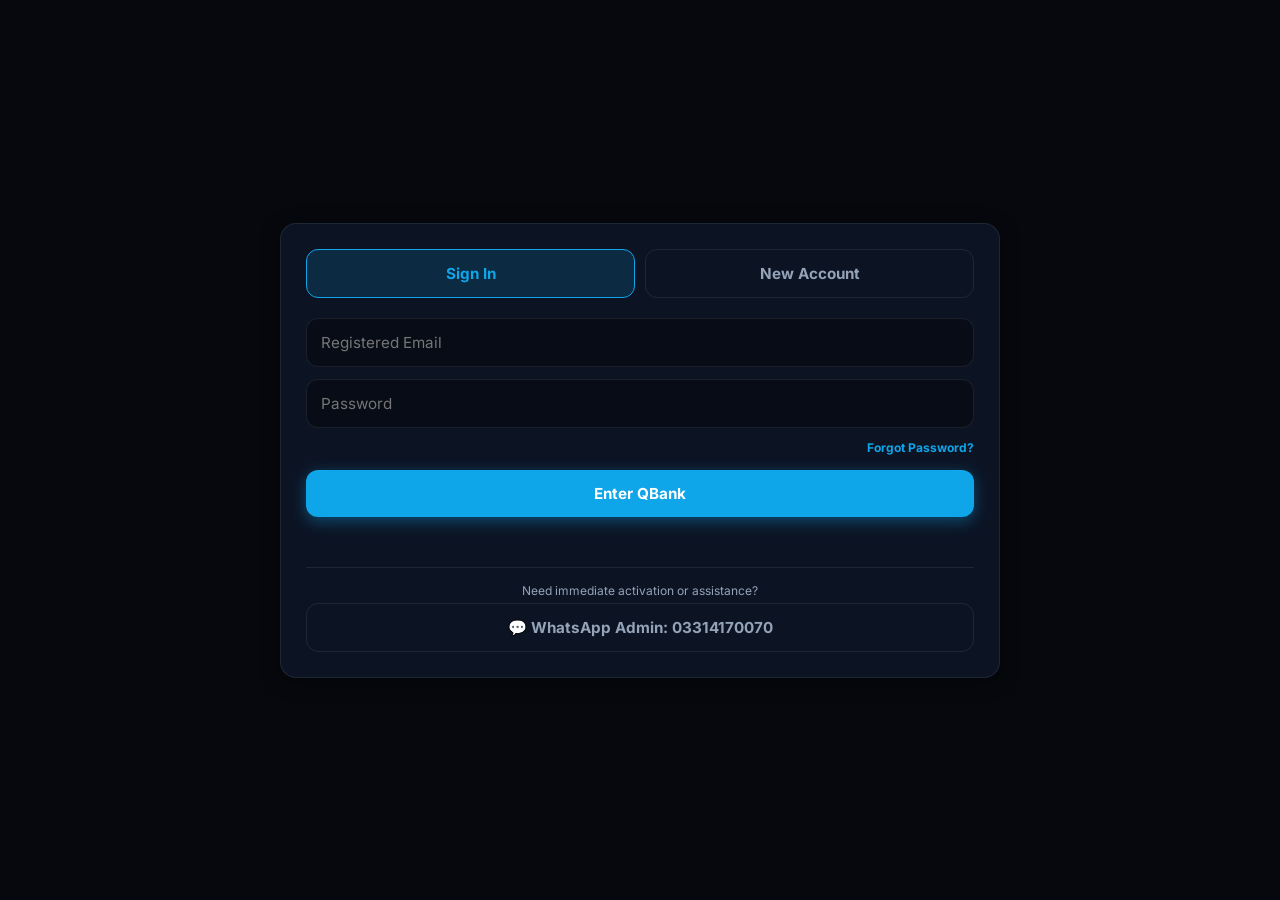
<file: docs/index.html>
<!DOCTYPE html>
<html lang="en">
<head>
    <meta charset="UTF-8">
    <meta name="viewport" content="width=device-width, initial-scale=1.0, maximum-scale=1.0, user-scalable=no, viewport-fit=cover">
    <meta name="theme-color" content="#06080d">
    <title><link rel="manifest" href="./manifest.json">
<meta name="theme-color" content="#0ea5e9">
<link rel="apple-touch-icon" href="./assets/icon-192.png">KMU MBBS QBank</title>


  <script type="module" crossorigin src="./assets/index-DLLi_GCA.js"></script>
  <link rel="stylesheet" crossorigin href="./assets/index-DvVe6-dn.css">
</head>
<body>
    <div class="app-viewport">

        <div id="screen-splash" class="screen flex-center">
            <div class="glass-panel p-30 text-center">
                <div class="splash-spinner text-blue text-4xl mb-15 glow-blue">⚕️</div>
                <h2 class="text-white font-bold text-xl">KMU QBank</h2>
                <p class="text-muted text-sm mt-5" id="splash-message">Verifying security profile...</p>
            </div>
        </div>

        <div id="screen-login" class="screen flex-center hidden p-20 scroll-y">

            <div id="auth-form-card" class="glass-panel p-25 w-100 max-w-400 box-shadow">
                <div class="flex-center gap-10 mb-20">
                    <button id="tab-login-btn" class="btn btn-outline flex-1 active font-bold">Sign In</button>
                    <button id="tab-register-btn" class="btn btn-outline flex-1 font-bold">New Account</button>
                </div>

                <div id="auth-login-fields">
                    <input type="email" id="input-email" class="glass-input" placeholder="Registered Email" autocomplete="email">
                    <input type="password" id="input-password" class="glass-input" placeholder="Password">
                    <div class="flex-between mb-15">
                        <span></span>
                        <button id="btn-forgot-password" class="text-link">Forgot Password?</button>
                    </div>
                    <button id="btn-login" class="btn btn-primary w-100 font-bold">Enter QBank</button>
                </div>

                <div id="auth-register-fields" class="hidden">
                    <input type="text" id="reg-name" class="glass-input" placeholder="Full Name (e.g. Dr. Asad Ali)">
                    <input type="email" id="reg-email" class="glass-input" placeholder="Active Personal Email" autocomplete="email">
                    <p class="text-xs text-muted mb-10 leading-tight">⚠️ Use an active email for password recovery.</p>
                    <select id="reg-year" class="glass-input">
                        <option value="" disabled selected>Select Your Academic Year...</option>
                        <option value="1st Year">1st Year MBBS</option>
                        <option value="2nd Year">2nd Year MBBS</option>
                        <option value="3rd Year">3rd Year MBBS</option>
                        <option value="4th Year">4th Year MBBS</option>
                        <option value="Final Year">Final Year MBBS</option>
                    </select>
                    <input type="password" id="reg-password" class="glass-input" placeholder="Create Password (min 6 characters)">
                    <button id="btn-register-submit" class="btn btn-primary w-100 font-bold mt-10">Submit for Approval</button>
                </div>

                <p id="login-feedback" class="text-orange text-center text-xs mt-15 min-h-20"></p>

                <div class="border-top pt-15 mt-15 text-center">
                    <p class="text-muted text-xs mb-5">Need immediate activation or assistance?</p>
                    <a href="https://wa.me/923314170070" target="_blank" rel="noopener" class="btn btn-outline text-green hover-bg-green text-xs p-5-10 no-underline inline-flex">
                        💬 WhatsApp Admin: 03314170070
                    </a>
                </div>
            </div>

            <div id="auth-pending-card" class="glass-panel p-25 w-100 max-w-400 box-shadow hidden text-center">
                <div class="text-4xl mb-10">⏳</div>
                <h2 class="text-white font-bold text-lg mb-5">Registration Pending</h2>
                <p class="text-xs text-muted mb-20 leading-relaxed">
                    Your account has been registered and is awaiting activation. Contact the Admin or your college ambassador below for access.
                </p>

                <div class="border-top border-bottom py-15 mb-20 text-left">
                    <div class="text-xs font-bold text-blue uppercase tracking-wide mb-10">College Ambassadors Directory</div>
                    <div id="ambassador-contact-list" class="flex-column gap-10 max-h-300 scroll-y custom-scrollbar">
                        <p class="text-xs text-muted text-center py-10">Loading ambassadors...</p>
                    </div>
                </div>

                <div class="flex gap-10">
                    <a href="https://wa.me/923314170070" target="_blank" rel="noopener" class="btn btn-primary flex-1 font-bold text-xs no-underline flex-center gap-5">
                        💬 Contact Admin
                    </a>
                    <button id="btn-pending-logout" class="btn btn-outline text-xs p-10 font-bold text-muted">Logout</button>
                </div>
            </div>
        </div>

        <div id="sidebar-drawer" class="drawer glass-panel">
            <div class="drawer-header border-bottom p-20">
                <h3 class="text-white font-bold glow-blue">KMU QBank</h3>
                <p class="text-muted text-sm mt-5" id="nav-user-email">user@kmu.edu.pk</p>
                <div class="mt-10 flex gap-5">
                    <span id="drawer-plan-badge" class="badge">Standard Access</span>
                    <span id="drawer-year-badge" class="badge badge-trial">1st Year</span>
                </div>
            </div>
            <div class="drawer-nav p-10">
                <button class="nav-row active" id="menu-dash-btn">⊞ Dashboard</button>
                <button class="nav-row" id="menu-create-btn">📝 Create Test</button>
                <button class="nav-row" id="menu-analytics-btn">📊 Analytics & History</button>
                <button class="nav-row text-blue" id="menu-promote-btn">🚀 Request Promotion</button>
                <div class="nav-divider"></div>
                <button class="nav-row" id="menu-theme-btn">🌓 Toggle Theme</button>
                <button class="nav-row" id="menu-about-btn">👨‍💻 About Developer</button>
                <button class="nav-row text-orange" id="sidebar-logout-btn">🚪 Logout</button>
            </div>
        </div>
        <div id="drawer-backdrop" class="backdrop hidden"></div>

        <div id="screen-dashboard" class="screen hidden">
            <div class="top-bar glass-panel border-bottom flex-between p-15">
                <button id="btn-open-menu" class="icon-btn text-white">☰</button>
                <div class="font-bold text-white tracking-wide glow-blue">KMU MBBS QBANK</div>
                <div class="flex-center gap-5">
                    <button id="btn-manual-refresh" class="icon-btn text-white" title="Refresh everything">🔄</button>
                    <button id="btn-announcements-bell" class="icon-btn text-white relative" title="Announcements">
                        🔔
                        <span id="badge-announcements-count" class="notification-dot hidden"></span>
                    </button>
                </div>
            </div>
            <div class="screen-scroll p-20">
                <div class="flex-between mb-5 flex-wrap gap-10">
                    <h2 class="text-white font-bold m-0">Welcome back, <span id="dash-user-name" class="text-blue">Doctor</span></h2>
                    <div class="flex gap-5">
                        <span id="dash-year-badge" class="badge badge-trial">1st Year</span>
                        <span id="dash-plan-badge" class="badge">Active</span>
                    </div>
                </div>
                <p class="text-muted text-sm mb-15">Academic performance telemetry.</p>

                <div id="dash-offline-banner" class="glass-panel p-10 mb-15 border-amber hidden">
                    <div class="text-xs text-orange font-bold" id="dash-offline-text">Offline mode</div>
                </div>

                <div id="dash-exam-banner" class="glass-panel p-15 mb-15 flex-between border-blue box-shadow-glow">
                    <div>
                        <div class="text-xs text-muted uppercase font-bold tracking-wide">Target KMU Exam</div>
                        <div class="text-lg font-bold text-white mt-5" id="dash-exam-countdown-text">No target date set</div>
                    </div>
                    <button id="btn-set-exam-dash" class="btn btn-outline text-xs p-5-10">Set Date 📅</button>
                </div>

                <div class="dashboard-metrics">
                    <div class="glass-panel">
                        <div class="text-muted text-xs uppercase tracking-wide font-bold">Attempted</div>
                        <div class="text-2xl font-bold text-blue mt-10 glow-blue" id="metric-attempted">0</div>
                    </div>
                    <div class="glass-panel">
                        <div class="text-muted text-xs uppercase tracking-wide font-bold">Accuracy</div>
                        <div class="text-2xl font-bold text-orange mt-10 glow-orange" id="metric-accuracy">0%</div>
                    </div>
                    <div class="glass-panel">
                        <div class="text-muted text-xs uppercase tracking-wide font-bold">Correct</div>
                        <div class="text-2xl font-bold text-green mt-10 glow-green" id="metric-correct">0</div>
                    </div>
                    <div class="glass-panel">
                        <div class="text-muted text-xs uppercase tracking-wide font-bold">Incorrect</div>
                        <div class="text-2xl font-bold text-red mt-10 glow-red" id="metric-incorrect">0</div>
                    </div>
                </div>

                <button id="card-action-create" class="btn btn-primary w-100 p-15 text-center font-bold text-md hover-scale mb-15">
                    Start New Test Session 📝
                </button>

                <div id="dash-resume-card" class="glass-panel p-20 mb-20 hidden border-amber box-shadow-glow bg-dark">
                    <div class="flex-between mb-10">
                        <div>
                            <span class="badge badge-trial mb-5 inline-block">Unfinished Session</span>
                            <h3 class="text-white font-bold text-md mt-5" id="resume-test-title">In-Progress Modular Test</h3>
                            <p class="text-xs text-muted mt-2" id="resume-test-progress-text">Question 1 of 0</p>
                        </div>
                        <div class="text-3xl">⏸️</div>
                    </div>
                    <div class="flex gap-10 mt-15">
                        <button id="btn-resume-test" class="btn btn-primary flex-1 font-bold">▶ Resume Test Now</button>
                        <button id="btn-discard-resume-test" class="btn btn-outline text-red hover-bg-red p-10 font-bold text-xs">Discard</button>
                    </div>
                </div>
            </div>
        </div>

        <div id="screen-create-test" class="screen hidden">
            <div class="top-bar glass-panel border-bottom flex-between p-15">
                <button id="btn-back-from-create" class="icon-btn text-white">←</button>
                <div class="text-center">
                    <div class="font-bold text-white tracking-wide text-sm glow-blue">Create Test</div>
                    <div class="text-xs text-blue font-bold uppercase" id="generator-class-label">Loading Curriculum...</div>
                </div>
                <div class="w-20"></div>
            </div>
            <div class="screen-scroll p-20">
                <div class="glass-panel p-20 mb-15" id="block-container">
                    <label class="text-xs text-muted uppercase tracking-wide font-bold block mb-10">1 · Choose Modular Block</label>
                    <div id="block-cards-list" class="flex-column gap-10"></div>
                </div>

                <div class="glass-panel p-20 mb-15 hidden" id="subject-container">
                    <div class="flex-between mb-15">
                        <label class="text-xs text-muted uppercase tracking-wide font-bold m-0">2 · Choose Subjects</label>
                        <div class="text-xs font-bold">
                            <span class="text-link" id="btn-subj-all">Select All</span>
                            <span class="text-muted">|</span>
                            <span class="text-muted cursor-pointer" id="btn-subj-none">Deselect All</span>
                        </div>
                    </div>
                    <div id="subject-checkboxes-list" class="grid-2 gap-15"></div>
                </div>

                <div class="glass-panel p-20 mb-15 hidden" id="topic-container">
                    <div class="flex-between mb-15">
                        <label class="text-xs text-muted uppercase tracking-wide font-bold m-0">3 · Choose Topics</label>
                        <div class="text-xs font-bold">
                            <span class="text-link" id="btn-top-all">Select All</span>
                            <span class="text-muted">|</span>
                            <span class="text-muted cursor-pointer" id="btn-top-none">Deselect All</span>
                        </div>
                    </div>
                    <div id="topic-checkboxes-list" class="grid-2 gap-15 max-h-300 scroll-y custom-scrollbar"></div>
                </div>

                <div class="glass-panel p-20 mb-15">
                    <label class="text-xs text-muted uppercase tracking-wide font-bold block mb-10">Test Mode</label>
                    <div class="flex gap-10">
                        <button id="mode-btn-tutor" class="btn btn-outline flex-1 active">Tutor</button>
                        <button id="mode-btn-timed" class="btn btn-outline flex-1">Timed</button>
                    </div>
                    <div id="timed-input-box" class="mt-15 hidden">
                        <label class="text-xs text-muted font-bold block mb-5">Time Limit (Minutes)</label>
                        <input type="number" id="input-timer-mins" class="glass-input m-0 w-100 text-lg" value="60" min="1">
                    </div>
                </div>

                <div class="glass-panel p-20 mb-30 text-center border-blue box-shadow-glow">
                    <label class="text-xs text-muted uppercase tracking-wide font-bold block mb-10">Question Payload (Unsolved Priority)</label>
                    <h2 id="slider-value-display" class="text-blue font-bold mb-5 glow-blue">0 Questions</h2>
                    <p id="pool-composition-info" class="text-xs text-muted mb-15">0 Unsolved · 0 Review</p>
                    <input type="range" id="q-count-slider" class="custom-slider w-100" min="0" max="0" value="0" disabled>
                </div>
            </div>
            <div class="bottom-dock p-15 glass-panel border-top">
                <button id="btn-start-quiz" class="btn btn-primary w-100 font-bold text-lg" disabled>Start Test Session</button>
            </div>
        </div>

        <div id="screen-test-engine" class="screen hidden">
            <div class="top-bar glass-panel border-bottom flex-between p-15">
                <button id="btn-abandon-test" class="btn btn-outline text-xs p-5-10 text-white hover-bg-red border-radius-sm">End Block</button>
                <div class="text-center">
                    <div id="test-header-counter" class="font-bold text-white text-sm">Item 1 of x</div>
                    <div id="test-header-mode" class="text-xs text-muted uppercase font-bold">TUTOR MODE</div>
                </div>
                <div class="flex-center gap-5">
                    <button id="btn-open-labs" class="btn btn-outline text-xs p-5-10 font-bold text-blue border-radius-sm" title="Normal Lab Values Reference">🧪 Labs</button>
                    <button id="btn-flag-question" class="icon-btn text-muted hover-opacity" title="Report / Flag Question">⚑</button>
                </div>
            </div>

            <div class="screen-scroll p-20">
                <div class="flex-between mb-20 border-bottom pb-10">
                    <span id="q-subject-badge" class="text-xs text-blue font-bold uppercase tracking-wide">Subject</span>
                    <span id="q-timer-clock" class="text-sm font-mono font-bold text-white">00:00</span>
                </div>

                <div class="mb-20 question-stem-card">
                    <p id="q-stem-text" class="text-md leading-relaxed text-white font-medium">Loading clinical vignette...</p>
                </div>

                <div id="q-options-wrapper" class="flex-column gap-10 mb-30"></div>

                <div id="q-rationale-box" class="glass-panel p-20 hidden border-left-blue bg-dark">
                    <div class="text-sm font-bold text-blue mb-10 uppercase tracking-wide">
                        Educational Objective
                    </div>
                    <div id="q-rationale-text" class="text-sm leading-relaxed text-white"></div>
                </div>
            </div>

            <div class="bottom-dock p-15 glass-panel border-top flex gap-10">
                <button id="btn-skip-q" class="btn btn-outline flex-1 text-white font-bold">Skip / Omit</button>
                <button id="btn-next-q" class="btn btn-primary flex-1 hidden font-bold">Next Question ➔</button>
            </div>
        </div>

        <div id="screen-results" class="screen hidden">
            <div class="top-bar glass-panel border-bottom flex-center p-15">
                <div class="text-center">
                    <div class="font-bold text-white text-sm glow-blue">Performance Analysis</div>
                    <div class="text-xs text-blue font-bold uppercase">Session Summary</div>
                </div>
            </div>
            <div class="screen-scroll p-20">
                <div class="glass-panel p-30 text-center mb-20 bg-dark relative border-top-blue box-shadow">
                    <div class="text-4xl mb-10">🎯</div>
                    <h2 class="text-white font-bold mb-10 text-lg">Session Complete</h2>
                    <h1 id="result-score-percent" class="text-6xl font-bold text-blue mb-5 glow-blue">0%</h1>
                    <p id="result-verdict" class="text-muted text-xs uppercase font-bold tracking-wide">Processing...</p>
                </div>

                <div class="grid-2 gap-15 mb-30">
                    <div class="glass-panel p-15 text-center border-bottom-green">
                        <div class="text-2xl font-bold text-green glow-green" id="result-correct-count">0</div>
                        <div class="text-xs text-muted uppercase font-bold mt-5">Correct</div>
                    </div>
                    <div class="glass-panel p-15 text-center border-bottom-red">
                        <div class="text-2xl font-bold text-red glow-red" id="result-incorrect-count">0</div>
                        <div class="text-xs text-muted uppercase font-bold mt-5">Incorrect</div>
                    </div>
                    <div class="glass-panel p-15 text-center border-bottom-orange">
                        <div class="text-2xl font-bold text-orange glow-orange" id="result-omitted-count">0</div>
                        <div class="text-xs text-muted uppercase font-bold mt-5">Omitted</div>
                    </div>
                    <div class="glass-panel p-15 text-center">
                        <div class="text-xl font-bold text-white font-mono mt-5" id="result-time-taken">00:00</div>
                        <div class="text-xs text-muted uppercase font-bold mt-5">Time Spent</div>
                    </div>
                </div>

                <h3 class="mb-15 text-sm uppercase tracking-wide text-white font-bold">Subject Breakdown</h3>
                <p class="text-xs text-muted mb-15">Accuracy segmented by discipline</p>
                <div id="results-subject-breakdown" class="flex-column gap-10"></div>
            </div>
            <div class="bottom-dock p-15 glass-panel border-top">
                <button id="btn-finish-review" class="btn btn-primary w-100 font-bold text-lg">Return to Dashboard</button>
            </div>
        </div>

        <div id="screen-analytics" class="screen hidden">
            <div class="top-bar glass-panel border-bottom flex-between p-15">
                <button id="btn-back-from-analytics" class="icon-btn text-white">←</button>
                <div class="text-center">
                    <div class="font-bold text-white tracking-wide text-sm glow-blue">Performance Analytics</div>
                    <div class="text-xs text-blue font-bold uppercase">History & Modular Breakdown</div>
                </div>
                <div class="w-20"></div>
            </div>
            <div class="screen-scroll p-20">
                <div class="glass-panel p-20 mb-20 border-blue box-shadow-glow">
                    <div class="flex-between mb-10">
                        <h3 class="text-sm font-bold text-white uppercase tracking-wide">Target KMU Professional Exam</h3>
                        <span class="badge" id="analytics-exam-days-badge">No Date Set</span>
                    </div>
                    <p class="text-xs text-muted mb-15">Set your exam date to track countdown telemetry across the app.</p>
                    <div class="flex gap-10">
                        <input type="date" id="input-exam-date" class="glass-input m-0 flex-1">
                        <button id="btn-save-exam-date" class="btn btn-primary p-10 font-bold">Save Target</button>
                    </div>
                </div>

                <div class="glass-panel p-20 mb-20">
                    <h3 class="text-sm font-bold text-white uppercase tracking-wide mb-15">7-Day Study Velocity</h3>
                    <div class="grid-2 gap-15">
                        <div class="glass-panel p-15 text-center bg-dark">
                            <div class="text-xs text-muted uppercase font-bold">Daily Average (Past Week)</div>
                            <div class="text-3xl font-bold text-blue mt-5 glow-blue" id="analytics-daily-average">0</div>
                            <div class="text-xs text-muted mt-2">MCQs / Day</div>
                        </div>
                        <div class="glass-panel p-15 text-center bg-dark">
                            <div class="text-xs text-muted uppercase font-bold">Total Solved (Past 7 Days)</div>
                            <div class="text-3xl font-bold text-green mt-5 glow-green" id="analytics-weekly-total">0</div>
                            <div class="text-xs text-muted mt-2">Questions</div>
                        </div>
                    </div>
                </div>

                <div class="glass-panel p-20 mb-20">
                    <div class="flex-between mb-15">
                        <h3 class="text-sm font-bold text-white uppercase tracking-wide">Modular Block Accuracy</h3>
                        <span class="text-xs text-muted">Out of total solved in block</span>
                    </div>
                    <div id="analytics-blocks-breakdown" class="flex-column gap-10">
                        <p class="text-xs text-muted text-center p-20">Solve questions in a block to generate accuracy analytics.</p>
                    </div>
                </div>

                <div class="glass-panel p-20 mb-30 border-bottom-red">
                    <h3 class="text-sm font-bold text-red uppercase tracking-wide mb-5">Reset Account Progress</h3>
                    <p class="text-xs text-muted mb-15">Reset all solved question history, block statistics, and accuracy back to zero to start fresh.</p>
                    <button id="btn-reset-user-progress" class="btn btn-outline text-red hover-bg-red w-100 font-bold text-sm">
                        ⚠️ Reset All Lifetime Progress to Zero
                    </button>
                </div>
            </div>
        </div>

        <div id="modal-lab-values" class="screen flex-center hidden backdrop-blur z-modal-2">
            <div class="glass-panel p-25 max-w-600 w-100 relative border-blue box-shadow flex-column modal-tall">
                <div class="flex-between mb-15">
                    <div class="flex-center gap-10">
                        <span class="text-2xl">🧪</span>
                        <div>
                            <h3 class="text-blue font-bold text-sm uppercase tracking-wide">Normal Clinical Reference Values</h3>
                            <p class="text-xs text-muted">Standard Medical Reference Ranges</p>
                        </div>
                    </div>
                    <button id="btn-close-labs" class="icon-btn text-muted hover-white">✕</button>
                </div>

                <input type="text" id="input-labs-search" class="glass-input mb-15 text-xs" placeholder="Search (try: CBC, K+, creatinine, ABG...)">

                <div class="scroll-y custom-scrollbar flex-1" id="labs-content-area">
                    <div id="labs-list-container" class="flex-column gap-15"></div>
                </div>
            </div>
        </div>

        <div id="modal-review-grid" class="screen flex-center hidden backdrop-blur z-modal-3">
            <div class="glass-panel p-25 max-w-600 w-100 relative border-blue box-shadow flex-column modal-tall">
                <div class="flex-between mb-10">
                    <div>
                        <h3 class="text-white font-bold text-md uppercase tracking-wide">Block Navigation & Review</h3>
                        <p class="text-xs text-muted">Tap any question pill to jump to it.</p>
                    </div>
                    <span id="review-timer-badge" class="badge font-mono">00:00</span>
                </div>

                <div class="grid-3 gap-10 mb-15 p-10 bg-dark border-radius-sm text-center">
                    <div>
                        <span class="text-xs text-muted uppercase font-bold">Answered</span>
                        <div class="text-lg font-bold text-green" id="review-stat-answered">0</div>
                    </div>
                    <div>
                        <span class="text-xs text-muted uppercase font-bold">Unanswered</span>
                        <div class="text-lg font-bold text-muted" id="review-stat-unanswered">0</div>
                    </div>
                    <div>
                        <span class="text-xs text-muted uppercase font-bold">Flagged (⚑)</span>
                        <div class="text-lg font-bold text-orange" id="review-stat-flagged">0</div>
                    </div>
                </div>

                <div class="scroll-y custom-scrollbar flex-1 mb-15 p-5">
                    <div id="review-grid-matrix" class="review-matrix"></div>
                </div>

                <div class="flex gap-10 border-top pt-15">
                    <button id="btn-review-resume" class="btn btn-outline flex-1 font-bold text-sm">↩ Return to Exam</button>
                    <button id="btn-review-confirm-end" class="btn btn-outline text-red hover-bg-red flex-1 font-bold text-sm">⚠️ Confirm & End Test</button>
                </div>
            </div>
        </div>

        <div id="modal-announcements" class="screen flex-center hidden backdrop-blur z-modal-4">
            <div class="glass-panel p-25 max-w-500 w-100 relative border-blue box-shadow flex-column modal-medium">
                <div class="flex-between mb-15">
                    <div class="flex-center gap-10">
                        <span class="text-2xl">📢</span>
                        <div>
                            <h3 class="text-white font-bold text-sm uppercase tracking-wide">KMU Broadcasts & Notices</h3>
                            <p class="text-xs text-muted">Updates, deals, and curriculum revisions</p>
                        </div>
                    </div>
                    <button id="btn-close-announcements" class="icon-btn text-muted hover-white">✕</button>
                </div>

                <div id="announcements-modal-list" class="scroll-y custom-scrollbar flex-column gap-10 flex-1">
                    <p class="text-xs text-muted text-center py-20">No active announcements.</p>
                </div>
            </div>
        </div>

        <div id="modal-app-update" class="screen flex-center hidden backdrop-blur z-modal-5">
            <div class="glass-panel p-30 max-w-400 w-100 text-center border-blue box-shadow">
                <div class="text-4xl mb-10">🚀</div>
                <h3 class="text-white font-bold text-lg mb-5">Update Available</h3>
                <p class="text-xs text-blue font-bold mb-10" id="update-version-label">Version v2.0.0</p>
                <div class="p-15 bg-dark border-radius-sm mb-15 text-left max-h-200 scroll-y custom-scrollbar">
                    <div class="text-xs text-muted font-bold uppercase mb-5">Release Notes:</div>
                    <p class="text-xs text-white leading-relaxed" id="update-release-notes">New modular questions and performance fixes.</p>
                </div>
                <div class="flex gap-10">
                    <button id="btn-download-update" class="btn btn-primary flex-1 font-bold text-sm">📥 Download & Install</button>
                    <button id="btn-dismiss-update" class="btn btn-outline text-xs p-10 font-bold text-muted hidden">Later</button>
                </div>
            </div>
        </div>

        <div id="modal-about" class="screen flex-center hidden backdrop-blur z-modal-1">
            <div class="glass-panel p-30 text-center max-w-400 relative border-blue box-shadow">
                <button id="btn-close-about" class="icon-btn absolute text-muted hover-white pos-top-right">✕</button>
                <h2 class="text-blue font-bold mb-10 glow-blue">About Developer</h2>
                <p class="text-white font-bold text-xl mt-15">Aizaz Ali Shah</p>
                <p class="text-muted text-sm mt-5 mb-15">KIMS Kohat</p>
                <a href="https://wa.me/923314170070" target="_blank" rel="noopener" class="text-orange font-bold hover-opacity inline-block mt-5 no-underline bg-dark p-10 border-radius-md">📞 03314170070</a>
            </div>
        </div>

        <div id="modal-promotion" class="screen flex-center hidden backdrop-blur z-modal-1">
            <div class="glass-panel p-30 max-w-400 w-100 relative border-blue box-shadow">
                <button id="btn-close-promotion" class="icon-btn absolute text-muted hover-white pos-top-right">✕</button>
                <h3 class="text-blue font-bold mb-10 glow-blue">Academic Year Promotion</h3>
                <p class="text-xs text-muted mb-15">Select your new academic year. Once processed, the app will update your curriculum partition.</p>
                <label class="text-xs text-muted block mb-5 font-bold">Currently Enrolled: <span id="promo-current-year" class="text-white">1st Year</span></label>
                <select id="select-promote-year" class="glass-input mb-15 w-100">
                    <option value="1st Year">1st Year MBBS</option>
                    <option value="2nd Year">2nd Year MBBS</option>
                    <option value="3rd Year">3rd Year MBBS</option>
                    <option value="4th Year">4th Year MBBS</option>
                    <option value="Final Year">Final Year MBBS</option>
                </select>
                <button id="btn-submit-promotion" class="btn btn-primary w-100 font-bold">Submit Promotion Request</button>
            </div>
        </div>

        <!-- NEW: Congratulations modal shown after promotion -->
        <div id="modal-congratulations" class="screen flex-center hidden backdrop-blur z-modal-5">
            <div class="glass-panel p-30 max-w-500 w-100 text-center border-blue box-shadow">
                <div class="text-6xl mb-15">🎓</div>
                <h2 class="text-blue font-bold text-2xl mb-10 glow-blue">Congratulations!</h2>
                <p class="text-white font-bold text-lg mb-20">You've been promoted to<br><span id="congrats-new-year" class="text-orange text-2xl">Final Year</span></p>

                <div class="glass-panel p-20 bg-dark mb-20 border-left-blue text-left">
                    <div class="text-xs text-blue font-bold uppercase tracking-wide mb-10">Your journey continues</div>
                    <p class="text-sm text-white leading-relaxed italic" id="congrats-quote">
                        "The secret of getting ahead is getting started."
                    </p>
                    <p class="text-xs text-muted mt-10" id="congrats-quote-author">— Mark Twain</p>
                </div>

                <p class="text-xs text-muted mb-20">
                    Your previous year's progress and analytics have been reset to zero.
                    A fresh chapter begins — make it count.
                </p>

                <button id="btn-congrats-continue" class="btn btn-primary w-100 font-bold text-lg">Start My New Year 🚀</button>
            </div>
        </div>

    </div>


<script>
  if ('serviceWorker' in navigator) {
    window.addEventListener('load', () => {
      navigator.serviceWorker.register('./sw.js')
        .then(reg => console.log('Service Worker registered:', reg.scope))
        .catch(err => console.log('Service Worker registration failed:', err));
    });
  }
</script>
</body>
</html>
</file>
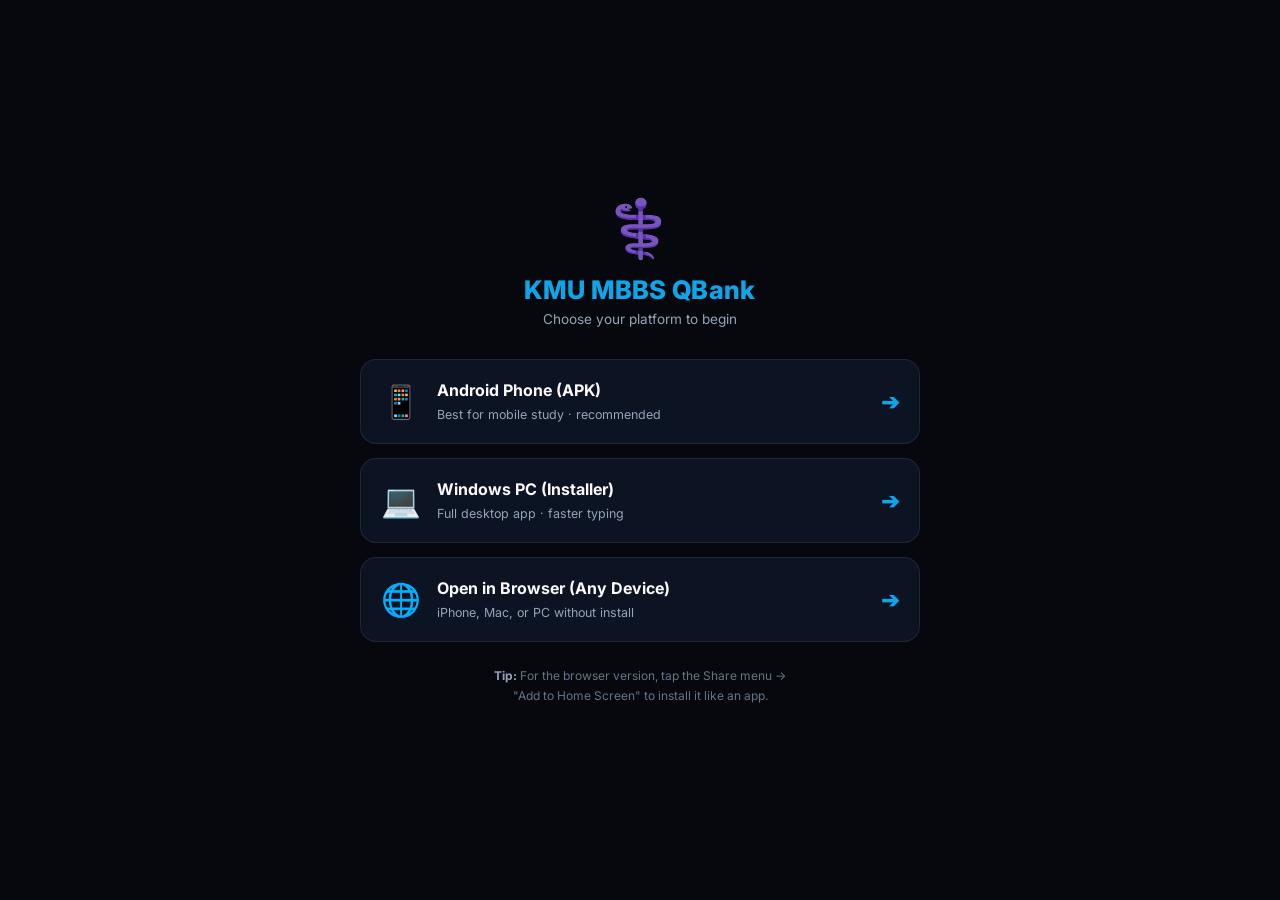
<file: docs/download.html>
<!DOCTYPE html>
<html lang="en">
<head>
<meta charset="UTF-8">
<meta name="viewport" content="width=device-width, initial-scale=1.0">
<title>KMU QBank — Download</title>
<link href="https://fonts.googleapis.com/css2?family=Inter:wght@400;600;700;800&display=swap" rel="stylesheet">
<style>
  * { box-sizing: border-box; margin: 0; padding: 0; font-family: 'Inter', sans-serif; }
  body {
    background: #06080d; color: #fdf9fa; min-height: 100vh;
    display: flex; align-items: center; justify-content: center;
    padding: 20px; overflow-x: hidden;
  }
  .wrap { width: 100%; max-width: 560px; }
  .head { text-align: center; margin-bottom: 32px; }
  .head .logo { font-size: 3.5rem; margin-bottom: 12px; }
  .head h1 { font-size: 1.6rem; font-weight: 800; color: #0ea5e9; margin-bottom: 6px; letter-spacing: 0.3px; }
  .head p { color: #94a3b8; font-size: 0.85rem; }
  .card {
    background: rgba(15, 23, 42, 0.85); border: 1px solid rgba(255,255,255,0.08);
    border-radius: 16px; padding: 20px; margin-bottom: 14px;
    display: flex; align-items: center; gap: 16px;
    text-decoration: none; color: inherit;
    transition: all 0.2s ease;
  }
  .card:hover { border-color: #0ea5e9; background: rgba(30, 41, 59, 0.95); transform: translateY(-2px); }
  .card .icon { font-size: 2rem; flex-shrink: 0; }
  .card .txt { flex: 1; }
  .card .txt strong { display: block; font-size: 1rem; font-weight: 700; color: #fdf9fa; margin-bottom: 3px; }
  .card .txt span { font-size: 0.78rem; color: #94a3b8; }
  .card .arrow { color: #0ea5e9; font-size: 1.4rem; font-weight: 700; }
  .foot { text-align: center; margin-top: 24px; font-size: 0.75rem; color: #64748b; line-height: 1.7; }
  .foot b { color: #94a3b8; }
</style>
</head>
<body>
<div class="wrap">

  <div class="head">
    <div class="logo">⚕️</div>
    <h1>KMU MBBS QBank</h1>
    <p>Choose your platform to begin</p>
  </div>

  <a class="card" href="https://github.com/aizazshah555/KMU-QBank/releases/download/v2.0.0/kmu.qbank.v2.0.0.apk">
    <div class="icon">📱</div>
    <div class="txt">
      <strong>Android Phone (APK)</strong>
      <span>Best for mobile study · recommended</span>
    </div>
    <div class="arrow">➔</div>
  </a>

  <a class="card" href="https://github.com/aizazshah555/KMU-QBank/releases/download/v2.0.0/KMU-QBank-Student-Setup-2.0.0.exe">
    <div class="icon">💻</div>
    <div class="txt">
      <strong>Windows PC (Installer)</strong>
      <span>Full desktop app · faster typing</span>
    </div>
    <div class="arrow">➔</div>
  </a>

  <a class="card" href="./">
    <div class="icon">🌐</div>
    <div class="txt">
      <strong>Open in Browser (Any Device)</strong>
      <span>iPhone, Mac, or PC without install</span>
    </div>
    <div class="arrow">➔</div>
  </a>

  <div class="foot">
    <b>Tip:</b> For the browser version, tap the Share menu →<br>
    "Add to Home Screen" to install it like an app.
  </div>

</div>
</body>
</html>
</file>
<file: docs/assets/index-DvVe6-dn.css>
@font-face{font-family:Inter;font-style:normal;font-weight:100 900;font-display:swap;src:url(./inter-var-Dx4kXJAl.woff2) format("woff2")}:root{--bg-base: #06080d;--glass-bg: rgba(15, 23, 42, .85);--glass-hover: rgba(30, 41, 59, .95);--glass-border: rgba(255, 255, 255, .08);--brand-blue: #0ea5e9;--brand-blue-hover: #0284c7;--brand-blue-glow: rgba(14, 165, 233, .4);--brand-orange: #f59e0b;--brand-green: #10b981;--brand-red: #ef4444;--solid-correct-bg: #059669;--solid-correct-border: #34d399;--solid-incorrect-bg: #dc2626;--solid-incorrect-border: #f87171;--solid-selected-bg: #0284c7;--solid-selected-border: #38bdf8;--text-main: #fdf9fa;--text-muted: #94a3b8;--transition-smooth: all .22s cubic-bezier(.25, .8, .25, 1)}*{box-sizing:border-box;margin:0;padding:0;font-family:Inter,-apple-system,BlinkMacSystemFont,Segoe UI,sans-serif;-webkit-tap-highlight-color:transparent}html,body{background-color:var(--bg-base);color:var(--text-main);height:100%;width:100%;overflow:hidden;position:relative;padding:0;margin:0}.hidden{display:none!important}.block{display:block!important}.inline-block{display:inline-block!important}.flex{display:flex}.flex-column{display:flex;flex-direction:column}.flex-between{display:flex;justify-content:space-between;align-items:center}.flex-center{display:flex;justify-content:center;align-items:center}.flex-1{flex:1}.flex-wrap{flex-wrap:wrap}.grid-2{display:grid;grid-template-columns:1fr 1fr}.grid-3{display:grid;grid-template-columns:repeat(3,1fr)}.absolute{position:absolute}.relative{position:relative}.text-center{text-align:center}.text-left{text-align:left}.text-blue{color:var(--brand-blue)}.text-orange{color:var(--brand-orange)}.text-green{color:var(--brand-green)}.text-red{color:var(--brand-red)}.text-white{color:var(--text-main)}.text-muted{color:var(--text-muted)}.text-xs{font-size:.75rem}.text-sm{font-size:.85rem}.text-md{font-size:.95rem}.text-lg{font-size:1.1rem}.text-xl{font-size:1.4rem}.text-2xl{font-size:2rem}.text-3xl{font-size:2.5rem}.text-4xl{font-size:3rem}.text-6xl{font-size:4rem}.font-bold{font-weight:700}.font-medium{font-weight:500}.font-mono{font-family:SF Mono,Menlo,Consolas,monospace}.uppercase{text-transform:uppercase}.tracking-wide{letter-spacing:.05em}.leading-relaxed{line-height:1.6}.leading-tight{line-height:1.3}.no-underline{text-decoration:none}.cursor-pointer{cursor:pointer}.text-link{background:none;border:none;color:var(--brand-blue);font-size:.75rem;font-weight:700;cursor:pointer;padding:0;font-family:inherit}.text-link:hover{opacity:.8}.glow-blue{text-shadow:0 0 15px var(--brand-blue-glow)}.glow-green{text-shadow:0 0 15px rgba(16,185,129,.6)}.glow-red{text-shadow:0 0 15px rgba(239,68,68,.6)}.glow-orange{text-shadow:0 0 15px rgba(245,158,11,.6)}.box-shadow-glow{box-shadow:0 0 20px #0ea5e933}.box-shadow{box-shadow:0 12px 40px #0009}.p-5{padding:5px}.p-5-10{padding:5px 10px}.p-10{padding:10px}.p-15{padding:15px}.p-20{padding:20px}.p-25{padding:25px}.p-30{padding:30px}.py-10{padding-top:10px;padding-bottom:10px}.py-15{padding-top:15px;padding-bottom:15px}.py-20{padding-top:20px;padding-bottom:20px}.px-10{padding-left:10px;padding-right:10px}.m-0{margin:0}.mt-2{margin-top:2px}.mt-5{margin-top:5px}.mt-10{margin-top:10px}.mt-15{margin-top:15px}.mt-20{margin-top:20px}.mb-5{margin-bottom:5px}.mb-10{margin-bottom:10px}.mb-15{margin-bottom:15px}.mb-20{margin-bottom:20px}.mb-25{margin-bottom:25px}.mb-30{margin-bottom:30px}.pt-15{padding-top:15px}.pb-10{padding-bottom:10px}.gap-5{gap:5px}.gap-10{gap:10px}.gap-15{gap:15px}.w-20{width:20px}.w-100{width:100%}.max-w-400{max-width:400px}.max-w-500{max-width:500px}.max-w-600{max-width:600px}.min-h-20{min-height:20px}.max-h-200{max-height:200px}.max-h-300{max-height:300px}.max-h-400{max-height:400px}.scroll-y{overflow-y:auto}.border-none{border:none!important}.border-top{border-top:1px solid var(--glass-border)}.border-bottom{border-bottom:1px solid var(--glass-border)}.border-radius-sm{border-radius:8px}.border-radius-md{border-radius:12px}.custom-scrollbar::-webkit-scrollbar{width:5px;height:5px}.custom-scrollbar::-webkit-scrollbar-track{background:transparent}.custom-scrollbar::-webkit-scrollbar-thumb{background:#ffffff26;border-radius:4px}.custom-scrollbar::-webkit-scrollbar-thumb:hover{background:var(--brand-blue)}.app-viewport{position:relative;height:100vh;height:100dvh;width:100%;max-width:100%;margin:0 auto;overflow:hidden;background:var(--bg-base);padding-left:env(safe-area-inset-left,0);padding-right:env(safe-area-inset-right,0)}.screen{position:absolute;top:0;left:0;right:0;width:100%;height:100%;display:flex;flex-direction:column;background:var(--bg-base);z-index:10}.top-bar{padding-top:max(28px,calc(env(safe-area-inset-top,0px) + 8px));padding-left:max(15px,env(safe-area-inset-left,0px));padding-right:max(15px,env(safe-area-inset-right,0px));flex-shrink:0;z-index:50}.bottom-dock{padding-bottom:max(15px,env(safe-area-inset-bottom,0px));padding-left:max(15px,env(safe-area-inset-left,0px));padding-right:max(15px,env(safe-area-inset-right,0px));flex-shrink:0;z-index:50}.screen-scroll{flex:1;overflow-y:auto;overflow-x:hidden;padding:20px;width:100%;max-width:1200px;margin:0 auto}@media (min-width: 1024px){.grid-2{grid-template-columns:repeat(4,1fr)!important}.question-stem-card,#q-stem-text{font-size:1.15rem;line-height:1.7}.opt-btn{padding:18px 24px;font-size:1.05rem}}.dashboard-metrics{display:grid;grid-template-columns:1fr 1fr;gap:12px;margin-bottom:22px}.dashboard-metrics>div{padding:18px 10px;text-align:center}.glass-panel{background:var(--glass-bg);backdrop-filter:blur(16px);-webkit-backdrop-filter:blur(16px);border:1px solid var(--glass-border);border-radius:16px;box-shadow:0 4px 20px #0006}.bg-dark{background:#0006}.border-blue{border:1.5px solid var(--brand-blue)}.border-amber{border:1.5px solid var(--brand-orange)}.border-left-blue{border-left:5px solid var(--brand-blue)}.border-top-blue{border-top:5px solid var(--brand-blue)}.border-bottom-green{border-bottom:5px solid var(--brand-green)}.border-bottom-red{border-bottom:5px solid var(--brand-red)}.border-bottom-orange{border-bottom:5px solid var(--brand-orange)}.glass-input{width:100%;background:#00000059;border:1px solid var(--glass-border);border-radius:12px;padding:14px;color:var(--text-main);font-size:.95rem;margin-bottom:12px;outline:none;transition:var(--transition-smooth)}.glass-input:focus{border-color:var(--brand-blue);background:#0ea5e914;box-shadow:0 0 12px var(--brand-blue-glow)}select.glass-input{cursor:pointer;appearance:none;-webkit-appearance:none;background-image:url(data:image/svg+xml;charset=US-ASCII,%3Csvg%20xmlns%3D%22http%3A%2F%2Fwww.w3.org%2F2000%2Fsvg%22%20width%3D%22292.4%22%20height%3D%22292.4%22%3E%3Cpath%20fill%3D%22%23ffffff%22%20d%3D%22M287%2069.4a17.6%2017.6%200%200%200-13-5.4H18.4c-5%200-9.3%201.8-12.9%205.4A17.6%2017.6%200%200%200%200%2082.2c0%205%201.8%209.3%205.4%2012.9l128%20127.9c3.6%203.6%207.8%205.4%2012.8%205.4s9.2-1.8%2012.8-5.4L287%2095c3.5-3.5%205.4-7.8%205.4-12.8%200-5-1.9-9.2-5.5-12.8z%22%2F%3E%3C%2Fsvg%3E);background-repeat:no-repeat;background-position:right 15px top 50%;background-size:12px auto;padding-right:40px}select.glass-input option{background-color:#0f172a;color:var(--text-main)}input[type=date].glass-input{color-scheme:dark}.btn{padding:14px;border-radius:12px;font-size:.95rem;font-weight:700;cursor:pointer;border:none;transition:var(--transition-smooth);display:flex;justify-content:center;align-items:center;font-family:inherit;color:inherit}.btn:active:not(:disabled){transform:scale(.97)}.btn:disabled{opacity:.4;pointer-events:none}.btn-primary{background:var(--brand-blue);color:#fff;box-shadow:0 4px 15px var(--brand-blue-glow)}.btn-primary:hover{background:var(--brand-blue-hover);box-shadow:0 6px 25px #0ea5e9b3}.btn-outline{background:transparent;border:1.5px solid var(--glass-border);color:var(--text-muted)}.btn-outline.active{border-color:var(--brand-blue);color:var(--brand-blue);background:#0ea5e926;font-weight:700}.btn-outline:hover:not(.active){background:var(--glass-hover);color:var(--text-main)}.icon-btn{background:transparent;border:none;font-size:1.3rem;cursor:pointer;padding:6px;transition:var(--transition-smooth);color:var(--text-main);font-family:inherit}.hover-scale{transition:var(--transition-smooth)}.hover-scale:active{transform:scale(.97)}.hover-opacity:hover{opacity:.8}.hover-white:hover{color:#fff}.hover-bg-red:hover{background:var(--brand-red);border-color:var(--brand-red);color:#fff!important}.hover-bg-green:hover{background:var(--brand-green);border-color:var(--brand-green);color:#fff!important}#btn-manual-refresh.spinning{animation:spin360 .9s linear infinite;color:var(--brand-blue)}@keyframes spin360{0%{transform:rotate(0)}to{transform:rotate(360deg)}}.notification-dot{position:absolute;top:4px;right:4px;width:8px;height:8px;background:var(--brand-orange);border-radius:50%;box-shadow:0 0 10px var(--brand-orange);animation:pulseDot 2s infinite}@keyframes pulseDot{0%{transform:scale(.95);box-shadow:0 0 #f59e0bb3}70%{transform:scale(1.15);box-shadow:0 0 0 6px #f59e0b00}to{transform:scale(.95);box-shadow:0 0 #f59e0b00}}.badge{display:inline-block;padding:3px 10px;border-radius:20px;font-size:.72rem;font-weight:800;background:#0ea5e926;color:var(--brand-blue);border:1px solid var(--brand-blue)}.badge-trial{background:#f59e0b26;color:var(--brand-orange);border-color:var(--brand-orange)}.drawer{position:fixed;top:0;left:-340px;width:280px;height:100%;z-index:1000;transition:var(--transition-smooth);border-right:1px solid var(--glass-border);border-radius:0 20px 20px 0;overflow-y:auto;box-shadow:none}.drawer.open{left:0}.nav-row{background:transparent;border:none;padding:14px 16px;text-align:left;color:var(--text-muted);font-size:.95rem;font-weight:600;border-radius:12px;cursor:pointer;transition:var(--transition-smooth);width:100%;margin-bottom:4px;font-family:inherit}.nav-row:hover{background:var(--glass-hover);color:var(--text-main)}.nav-row.active{background:#0ea5e926;color:var(--brand-blue);font-weight:700}.nav-divider{height:1px;background:var(--glass-border);margin:8px 0}.backdrop{position:fixed;top:0;left:0;width:100%;height:100%;background:#000000b3;z-index:999}.backdrop-blur{backdrop-filter:blur(10px);-webkit-backdrop-filter:blur(10px)}.z-modal-1{z-index:2000}.z-modal-2{z-index:2500}.z-modal-3{z-index:2600}.z-modal-4{z-index:2400}.z-modal-5{z-index:3000}.modal-tall{max-height:88vh}.modal-medium{max-height:80vh}.pos-top-right{top:15px;right:15px}.opt-row{display:flex;align-items:stretch;gap:10px;margin-bottom:12px}.opt-btn{flex:1;text-align:left;padding:15px 18px;background:#ffffff08;border:1.5px solid var(--glass-border);border-radius:12px;color:var(--text-main);font-size:.95rem;line-height:1.45;transition:var(--transition-smooth);cursor:pointer;display:flex;align-items:flex-start;gap:12px;font-family:inherit}.opt-btn:active:not(:disabled){transform:scale(.98)}.opt-tag{font-weight:800;color:var(--brand-blue);padding:2px 8px;border-radius:6px;background:#ffffff0f;flex-shrink:0}.opt-cross-btn{width:44px;background:#ffffff08;border:1.5px solid var(--glass-border);border-radius:12px;color:var(--text-muted);display:flex;align-items:center;justify-content:center;cursor:pointer;transition:var(--transition-smooth);font-size:1.1rem;flex-shrink:0;font-family:inherit}.opt-cross-btn:hover{background:var(--glass-hover);color:var(--text-main)}.opt-row.strikethrough .opt-btn{opacity:.25!important;text-decoration:line-through!important;pointer-events:none!important}.opt-row.strikethrough .opt-cross-btn{background:#ef444440!important;border-color:var(--brand-red)!important;color:var(--brand-red)!important}.opt-btn.correct{background:var(--solid-correct-bg)!important;border-color:var(--solid-correct-border)!important;color:#fff!important;box-shadow:0 0 25px #10b981b3!important;font-weight:600!important}.opt-btn.correct .opt-tag{background:#fff!important;color:#065f46!important;font-weight:900!important}.opt-btn.incorrect{background:var(--solid-incorrect-bg)!important;border-color:var(--solid-incorrect-border)!important;color:#fff!important;box-shadow:0 0 25px #dc2626b3!important;font-weight:600!important}.opt-btn.incorrect .opt-tag{background:#fff!important;color:#991b1b!important;font-weight:900!important}.opt-btn.timed-selected{background:var(--solid-selected-bg)!important;border-color:var(--solid-selected-border)!important;color:#fff!important;box-shadow:0 0 20px #0ea5e999!important;font-weight:600!important}.opt-btn.timed-selected .opt-tag{background:#fff!important;color:#075985!important;font-weight:900!important}.review-matrix{display:grid;grid-template-columns:repeat(auto-fill,minmax(46px,1fr));gap:8px;width:100%}.matrix-pill{height:46px;border-radius:10px;display:flex;align-items:center;justify-content:center;font-size:.85rem;font-weight:700;cursor:pointer;position:relative;transition:var(--transition-smooth);border:1.5px solid var(--glass-border);background:#ffffff0a;color:var(--text-muted);font-family:inherit}.matrix-pill:hover{transform:translateY(-2px);border-color:var(--brand-blue);color:#fff}.matrix-pill.answered{background:#10b98133;border-color:var(--brand-green);color:var(--brand-green)}.matrix-pill.unanswered{background:#ffffff08;border-color:var(--glass-border);color:var(--text-muted)}.matrix-pill.flagged:after{content:"⚑";position:absolute;top:2px;right:4px;font-size:.65rem;color:var(--brand-orange);text-shadow:0 0 6px var(--brand-orange)}.lab-category-header{font-size:.78rem;font-weight:800;text-transform:uppercase;letter-spacing:.05em;color:var(--brand-blue);padding-bottom:6px;border-bottom:1px solid var(--glass-border);margin-bottom:8px}.lab-item-row{display:flex;justify-content:space-between;align-items:center;padding:8px 12px;background:#ffffff08;border-radius:8px;margin-bottom:5px;font-size:.82rem}.lab-item-name{font-weight:600;color:#fff}.lab-item-val{font-family:monospace;font-weight:700;color:var(--brand-green)}.select-card{background:#ffffff0a;border:1.5px solid var(--glass-border);padding:15px;border-radius:12px;cursor:pointer;transition:var(--transition-smooth);font-weight:600;color:var(--text-main)}.select-card:hover{background:#ffffff14}.select-card.selected{border-color:var(--solid-selected-border)!important;background:var(--solid-selected-bg)!important;color:#fff!important;box-shadow:0 0 20px #0ea5e980!important}.chk-label{display:flex;align-items:center;gap:10px;font-size:.85rem;color:var(--text-main);cursor:pointer;padding:10px;border-radius:8px;transition:var(--transition-smooth);background:#ffffff08;border:1px solid var(--glass-border)}.chk-label:hover{background:#ffffff0f;border-color:var(--brand-blue)}.chk-label input{accent-color:var(--brand-blue);width:17px;height:17px;cursor:pointer}.chk-count{color:var(--brand-blue);font-weight:700;font-size:.72rem;background:#0ea5e926;padding:2px 6px;border-radius:10px}.custom-slider{-webkit-appearance:none;appearance:none;height:8px;background:#334155;border-radius:4px;outline:none}.custom-slider::-webkit-slider-thumb{-webkit-appearance:none;appearance:none;width:24px;height:24px;border-radius:50%;background:var(--brand-blue);cursor:pointer;box-shadow:0 0 15px var(--brand-blue-glow);border:2px solid #ffffff;transition:transform .1s}.custom-slider::-webkit-slider-thumb:active{transform:scale(1.2)}.progress-track{width:100%;height:8px;background:#00000080;border-radius:4px;margin-top:10px;overflow:hidden}.progress-fill{height:100%;background:var(--brand-blue);box-shadow:0 0 10px var(--brand-blue-glow);transition:width .3s ease}.splash-spinner{animation:splashSpin 2s linear infinite;display:inline-block}@keyframes splashSpin{0%{transform:rotate(0)}to{transform:rotate(360deg)}}body.light-theme{--bg-base: #e2e8f0;--glass-bg: #ffffff;--glass-hover: #f1f5f9;--glass-border: rgba(15, 23, 42, .15);--text-main: #0f172a;--text-muted: #475569}body.light-theme .glow-blue,body.light-theme .glow-green,body.light-theme .glow-red,body.light-theme .glow-orange{text-shadow:none}body.light-theme .box-shadow-glow{box-shadow:0 4px 15px #0ea5e926}body.light-theme .glass-panel{box-shadow:0 8px 30px #0f172a1a;border-color:#0f172a1a}body.light-theme .glass-input{background:#fff;border:1.5px solid #cbd5e1;color:#0f172a}body.light-theme .glass-input:focus{border-color:var(--brand-blue);background:#fff;box-shadow:0 0 0 3px #0ea5e926}body.light-theme select.glass-input{background-image:url(data:image/svg+xml;charset=US-ASCII,%3Csvg%20xmlns%3D%22http%3A%2F%2Fwww.w3.org%2F2000%2Fsvg%22%20width%3D%22292.4%22%20height%3D%22292.4%22%3E%3Cpath%20fill%3D%22%230f172a%22%20d%3D%22M287%2069.4a17.6%2017.6%200%200%200-13-5.4H18.4c-5%200-9.3%201.8-12.9%205.4A17.6%2017.6%200%200%200%200%2082.2c0%205%201.8%209.3%205.4%2012.9l128%20127.9c3.6%203.6%207.8%205.4%2012.8%205.4s9.2-1.8%2012.8-5.4L287%2095c3.5-3.5%205.4-7.8%205.4-12.8%200-5-1.9-9.2-5.5-12.8z%22%2F%3E%3C%2Fsvg%3E)}body.light-theme select.glass-input option{background-color:#fff;color:#0f172a}body.light-theme input[type=date].glass-input{color-scheme:light}body.light-theme .btn-outline{border:1.5px solid #94a3b8;color:#334155;background:#fff}body.light-theme .btn-outline.active{border-color:var(--brand-blue);background:#0ea5e91f;color:var(--brand-blue);font-weight:800}body.light-theme .btn-outline:hover:not(.active){background:#f1f5f9;color:#0f172a;border-color:#64748b}body.light-theme .bg-dark{background:#f1f5f9}body.light-theme .opt-btn{background:#fff;border-color:#cbd5e1;color:#0f172a}body.light-theme .opt-btn .opt-tag{background:#e2e8f0;color:#0369a1}body.light-theme .opt-cross-btn{background:#f1f5f9;border-color:#cbd5e1;color:#475569}body.light-theme .chk-label,body.light-theme .select-card{background:#fff;border-color:#cbd5e1;color:#0f172a}body.light-theme .select-card:hover{background:#f1f5f9}body.light-theme .matrix-pill{background:#fff;border-color:#cbd5e1;color:#475569}body.light-theme .matrix-pill.answered{background:#10b98126;border-color:var(--brand-green);color:#047857}body.light-theme .lab-item-row{background:#f1f5f9}body.light-theme .lab-item-name{color:#0f172a}body.light-theme .progress-track{background:#cbd5e1}body.light-theme .icon-btn{color:#0f172a}body.light-theme .custom-scrollbar::-webkit-scrollbar-thumb{background:#0f172a40}body.light-theme .drawer{box-shadow:4px 0 30px #0f172a26}body.light-theme .top-bar,body.light-theme .bottom-dock{background:#fff;border-color:#0f172a1a}body.light-theme .text-link{color:#0284c7}body.light-theme .notification-dot{box-shadow:0 0 8px var(--brand-orange)}@media (min-width: 600px) and (max-width: 1023px){.screen-scroll{max-width:720px;padding:22px}.grid-2{grid-template-columns:1fr 1fr;gap:14px}.drawer{width:320px;left:-360px}.drawer.open{left:0}}@media (max-width: 480px){.screen-scroll{padding:14px}.glass-panel{border-radius:12px}.p-20{padding:16px}.p-25{padding:20px}.p-30{padding:22px}.text-6xl{font-size:3.2rem}.text-4xl{font-size:2.4rem}.text-3xl{font-size:2rem}.text-2xl{font-size:1.6rem}.text-xl{font-size:1.25rem}.text-lg{font-size:1.05rem}.glass-input{padding:12px;font-size:.9rem}.btn{padding:13px;font-size:.9rem}.opt-btn{padding:13px 14px;font-size:.92rem}.opt-tag{padding:2px 6px;font-size:.75rem}.opt-cross-btn{width:40px;font-size:1rem}#q-stem-text{font-size:.95rem;line-height:1.55}.badge{font-size:.68rem;padding:2px 8px}.drawer{width:min(88vw,320px);left:-110vw}.drawer.open{left:0}.grid-2{grid-template-columns:1fr;gap:10px}.dashboard-metrics{grid-template-columns:1fr 1fr;gap:10px}.dashboard-metrics>div{padding:14px 8px}.stat-val{font-size:1.3rem}.stat-lbl{font-size:.62rem}.top-bar{padding-top:max(30px,calc(env(safe-area-inset-top,0px) + 12px))}.bottom-dock{padding-bottom:max(12px,env(safe-area-inset-bottom,0px))}.review-matrix{grid-template-columns:repeat(auto-fill,minmax(40px,1fr));gap:6px}.matrix-pill{height:40px;font-size:.78rem;border-radius:8px}}@media (max-width: 360px){.screen-scroll{padding:11px}.btn{padding:11px;font-size:.85rem}.opt-btn{padding:11px;font-size:.88rem;gap:8px}.opt-cross-btn{width:36px}.text-lg{font-size:.98rem}.glass-input{padding:10px}}@media (max-height: 520px) and (orientation: landscape){.top-bar{padding-top:max(6px,env(safe-area-inset-top,0px));padding-bottom:6px}.bottom-dock{padding-top:6px;padding-bottom:max(6px,env(safe-area-inset-bottom,0px))}.screen-scroll{padding:12px 18px}#q-stem-text{font-size:.92rem;line-height:1.45}.glass-panel{border-radius:10px}.mb-20{margin-bottom:12px}.mb-25{margin-bottom:14px}.mb-30{margin-bottom:16px}}@media (min-width: 1024px){.screen-scroll{padding:26px;max-width:1200px}#q-options-wrapper,#q-stem-text,#q-rationale-box{max-width:900px;margin-left:auto;margin-right:auto}#q-options-wrapper{width:100%}.top-bar,.bottom-dock{padding-left:26px;padding-right:26px}.flex-center>.glass-panel{max-width:720px}}@media (min-width: 1400px){.screen-scroll{max-width:1200px}#q-stem-text{font-size:1.2rem;line-height:1.75}.opt-btn{padding:20px 26px;font-size:1.05rem}}html{-webkit-text-size-adjust:100%;text-size-adjust:100%}.question-stem-card,.opt-btn,.glass-panel{overflow-wrap:break-word;word-break:break-word}
</file>
